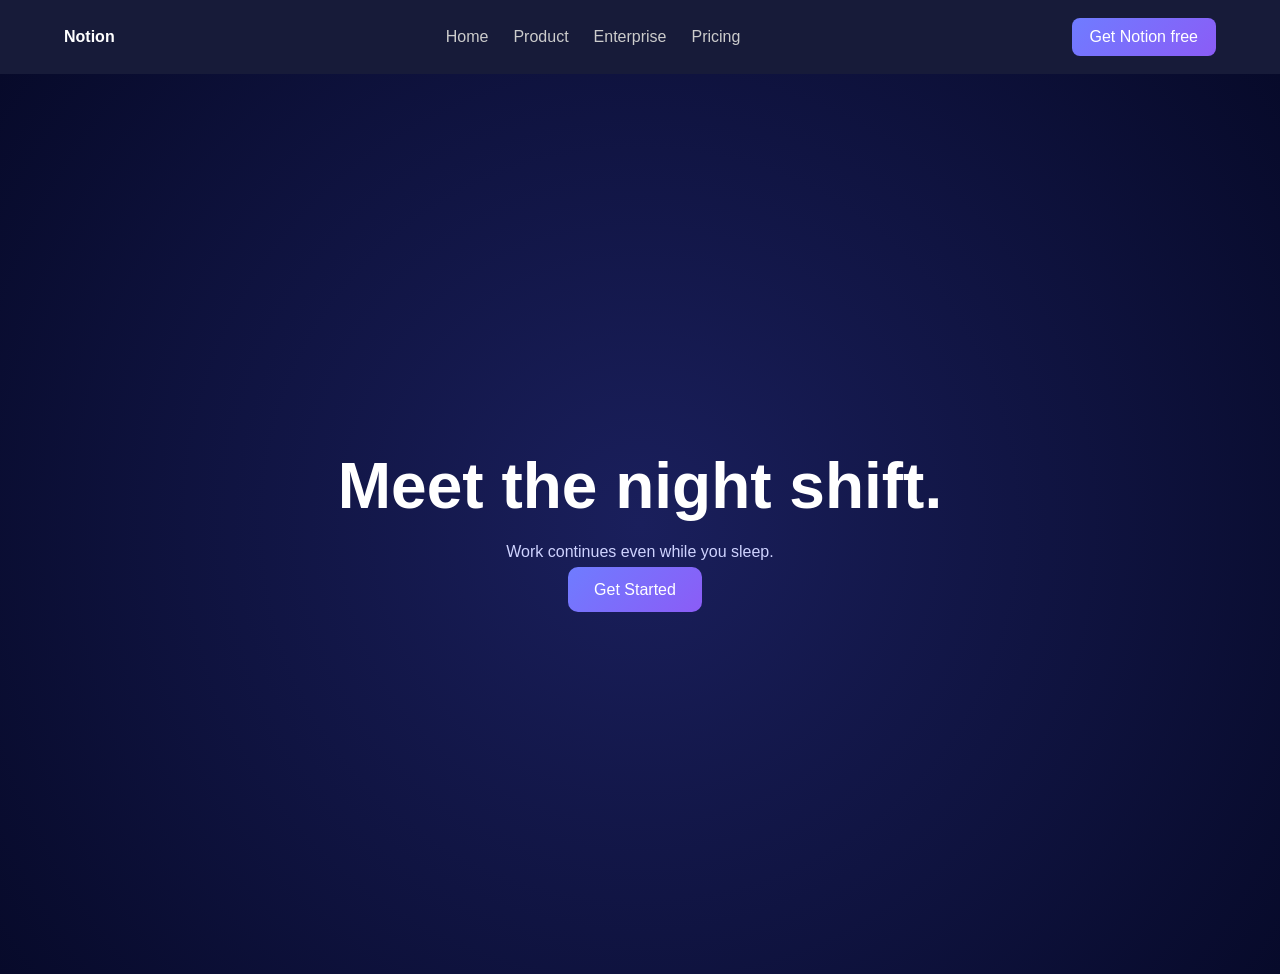
<file: index.html>
<!DOCTYPE html>
<html>
<head>
  <title>Home</title>
  <link rel="stylesheet" href="style.css">
</head>
<body>

<header class="navbar">
  <div class="container nav-wrapper">
    <div class="logo">Notion</div>

    <ul class="nav-links">
      <li><a href="index.html">Home</a></li>
      <li><a href="product.html">Product</a></li>
      <li><a href="enterprise.html">Enterprise</a></li>
      <li><a href="pricing.html">Pricing</a></li>
      
      
    </ul>

    <a class="btn-nav">Get Notion free</a>
  </div>
</header>

<section class="dark-hero">
  <div>
    <h1>Meet the night shift.</h1>
    <p>Work continues even while you sleep.</p>
    <a class="btn-primary">Get Started</a>
  </div>
</section>

</body>
</html>
</file>
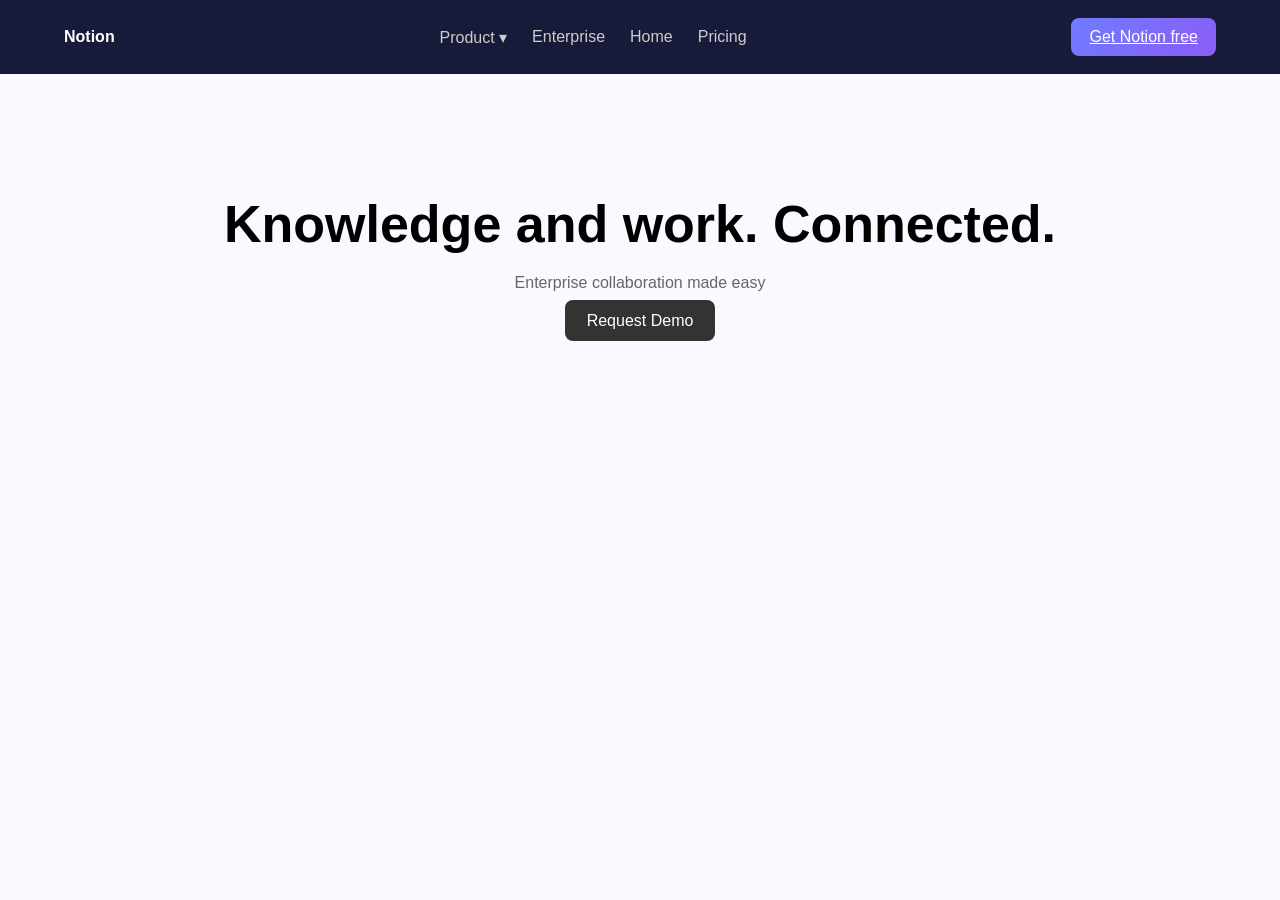
<file: enterprise.html>
<!DOCTYPE html>
<html>
<head>
<link rel="stylesheet" href="style.css">
</head>
<body>

<header class="navbar">
  <div class="container nav-wrapper">

    <div class="logo">Notion</div>

    <ul class="nav-links">

      <li class="dropdown">
        <a href="#">Product ▾</a>
        <div class="mega-menu">
          <div class="mega-col">
            <h4>AI</h4>
            <a href="product.html">Notion AI</a>
            <a href="#">Agents</a>
            <a href="#">Search</a>
          </div>
          <div class="mega-col">
            <h4>Workspace</h4>
            <a href="features.html">Docs</a>
            <a href="#">Projects</a>
          </div>
        </div>
      </li>

     
      <li><a href="enterprise.html">Enterprise</a></li>
      <li><a href="index.html">Home</a></li>
      <li><a href="pricing.html">Pricing</a></li>
      

    </ul>

    <a href="#" class="btn-nav">Get Notion free</a>

  </div>
</header>

<section class="enterprise">
  <h1>Knowledge and work. Connected.</h1>
  <p>Enterprise collaboration made easy</p>
  <a class="btn-dark">Request Demo</a>
</section>

</body>
</html>
</file>
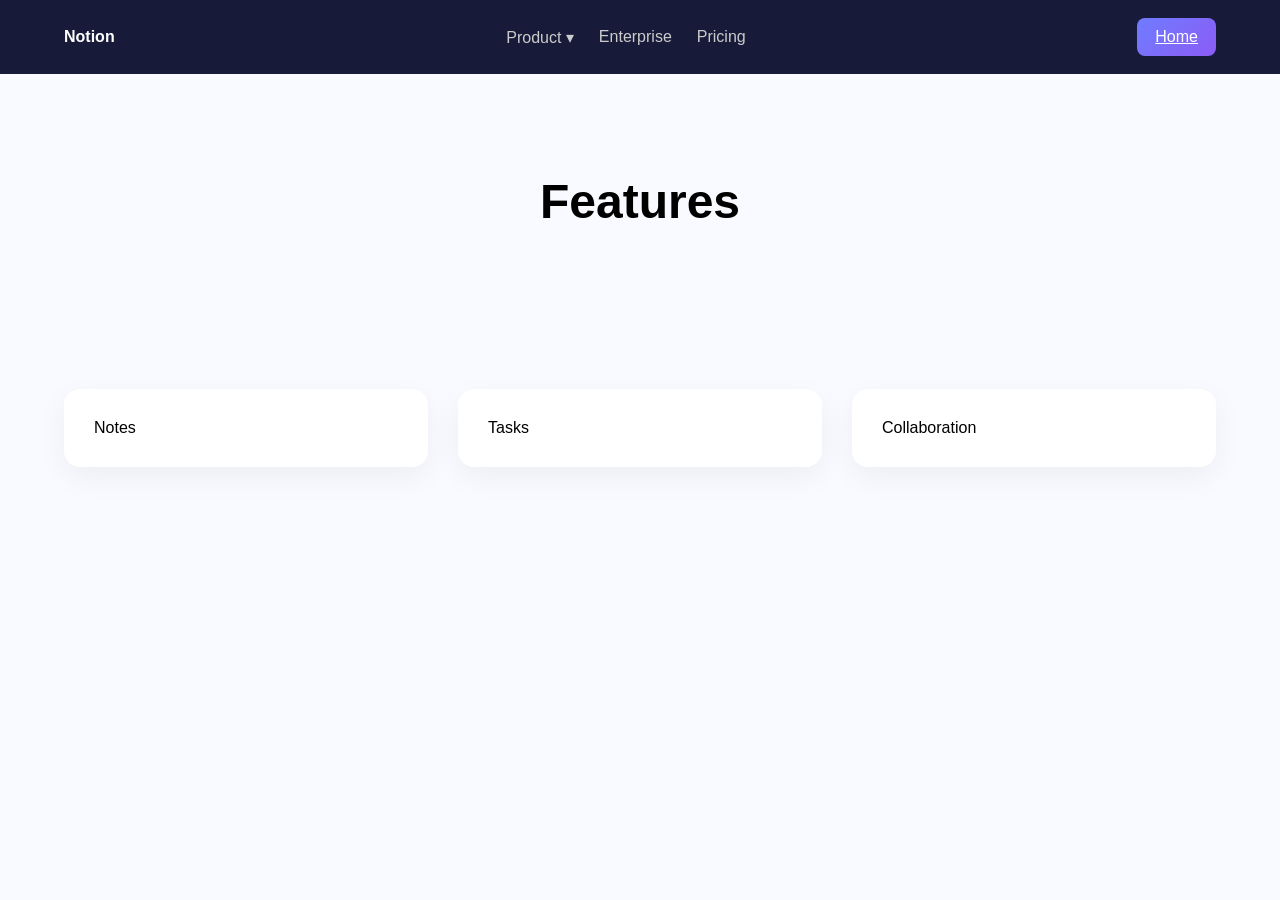
<file: features.html>
<!DOCTYPE html>
<html>
<head><link rel="stylesheet" href="style.css"></head>
<body>

<header class="navbar">
<div class="container nav-wrapper">

<div class="logo">Notion</div>

<ul class="nav-links">

<li class="dropdown">
<a href="#">Product ▾</a>
<div class="mega-menu">

<div class="mega-col">
<a href="product.html"><span class="icon-box">🤖</span> AI</a>
<a href="#"><span class="icon-box">⚡</span> Agents</a>
</div>

<div class="mega-col">
<a href="features.html"><span class="icon-box">📄</span> Docs</a>
<a href="#"><span class="icon-box">📊</span> Projects</a>
</div>

</div>
</li>

<li><a href="enterprise.html">Enterprise</a></li>
<li><a href="pricing.html">Pricing</a></li>

</ul>

<a href="index.html" class="btn-nav">Home</a>

</div>
</header>

<section class="page-hero">
<h1>Features</h1>
</section>

<section class="container grid">
<div class="card">Notes</div>
<div class="card">Tasks</div>
<div class="card">Collaboration</div>
</section>

</body>
</html>
</file>
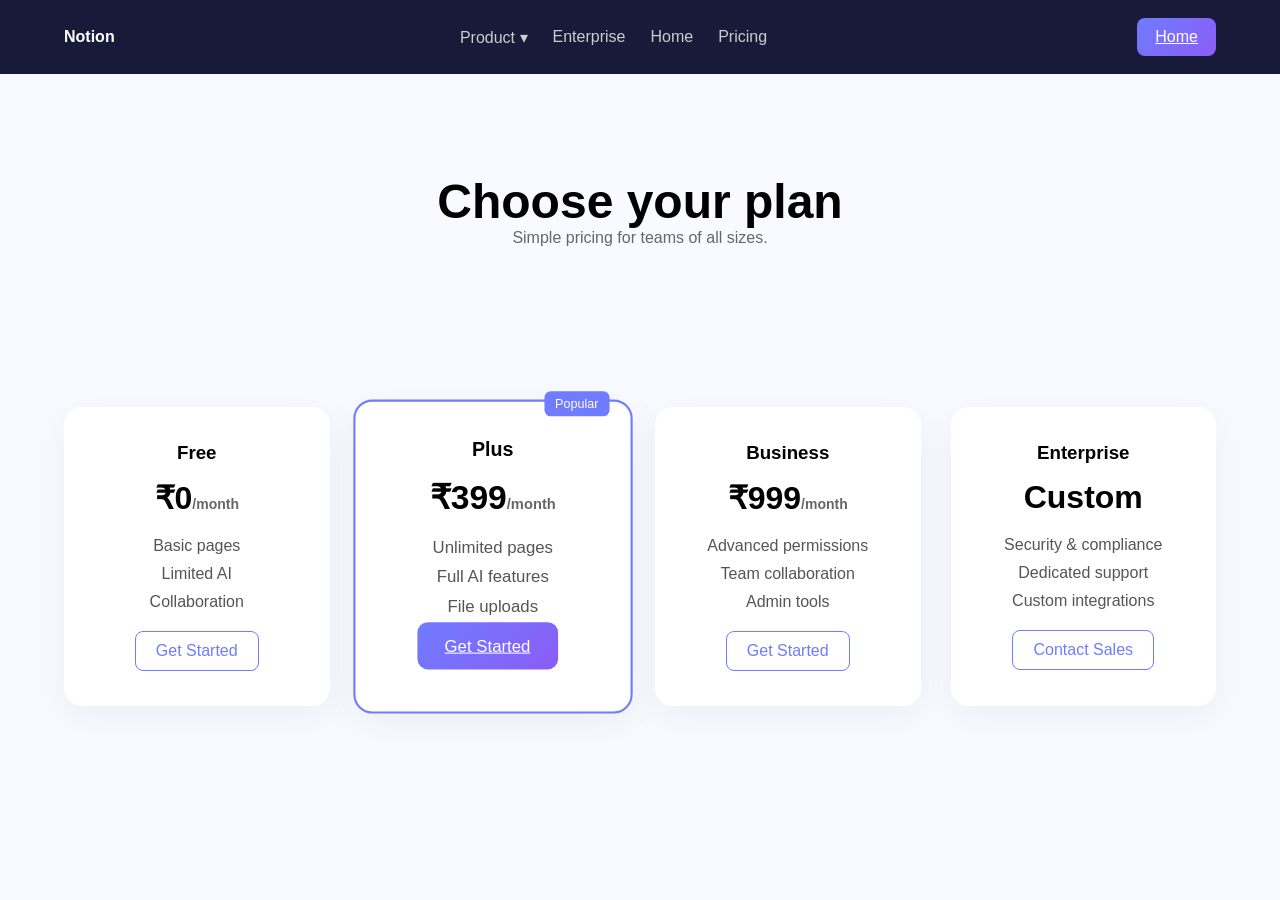
<file: pricing.html>
<!DOCTYPE html>
<html>
<head>
  <title>Pricing</title>
  <link rel="stylesheet" href="style.css">
</head>
<body>

<!-- NAVBAR -->
<header class="navbar">
  <div class="container nav-wrapper">

    <div class="logo">Notion</div>

    <ul class="nav-links">

      <li class="dropdown">
        <a href="#">Product ▾</a>

        <div class="mega-menu">
          <div class="mega-col">
            <h4>AI</h4>
            <a href="product.html"><span class="icon-box">🤖</span> Notion AI</a>
            <a href="#"><span class="icon-box">⚡</span> Agents</a>
            <a href="#"><span class="icon-box">📝</span> Notes</a>
          </div>

          <div class="mega-col">
            <h4>Workspace</h4>
            <a href="features.html"><span class="icon-box">📄</span> Docs</a>
            <a href="#"><span class="icon-box">📊</span> Projects</a>
          </div>
        </div>
      </li>

      <li><a href="enterprise.html">Enterprise</a></li>
      <li><a href="index.html">Home</a></li>
      <li><a href="pricing.html" class="active-link">Pricing</a></li>
      <ul class="nav-links">
    
      
      
    </ul>

    </ul>

    <a href="index.html" class="btn-nav">Home</a>

  </div>
</header>

<!-- HERO -->
<section class="page-hero">
  <h1>Choose your plan</h1>
  <p>Simple pricing for teams of all sizes.</p>
</section>

<!-- PRICING -->
<section class="container pricing-grid">

  <div class="pricing-card">
    <h3>Free</h3>
    <h2>₹0<span>/month</span></h2>
    <ul>
      <li>Basic pages</li>
      <li>Limited AI</li>
      <li>Collaboration</li>
    </ul>
    <a href="#" class="btn-outline">Get Started</a>
  </div>

  <div class="pricing-card highlight">
    <span class="badge">Popular</span>
    <h3>Plus</h3>
    <h2>₹399<span>/month</span></h2>
    <ul>
      <li>Unlimited pages</li>
      <li>Full AI features</li>
      <li>File uploads</li>
    </ul>
    <a href="#" class="btn-primary">Get Started</a>
  </div>

  <div class="pricing-card">
    <h3>Business</h3>
    <h2>₹999<span>/month</span></h2>
    <ul>
      <li>Advanced permissions</li>
      <li>Team collaboration</li>
      <li>Admin tools</li>
    </ul>
    <a href="#" class="btn-outline">Get Started</a>
  </div>

  <div class="pricing-card">
    <h3>Enterprise</h3>
    <h2>Custom</h2>
    <ul>
      <li>Security & compliance</li>
      <li>Dedicated support</li>
      <li>Custom integrations</li>
    </ul>
    <a href="#" class="btn-outline">Contact Sales</a>
  </div>

</section>

</body>
</html>
</file>
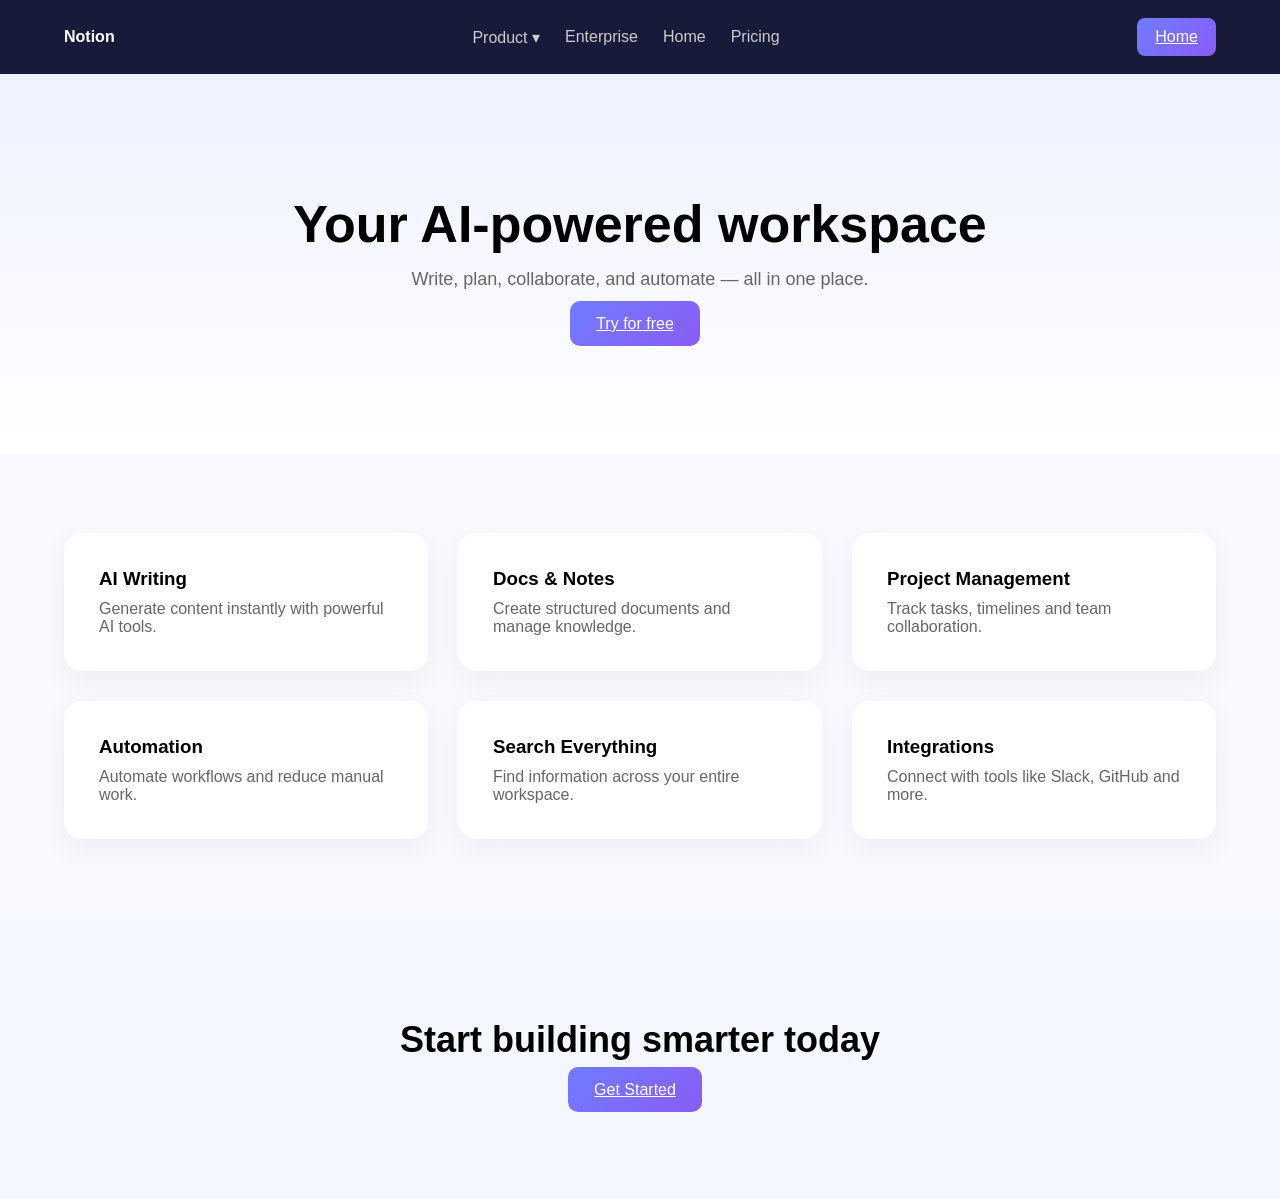
<file: product.html>
<!DOCTYPE html>
<html>
<head>
  <title>Product</title>
  <link rel="stylesheet" href="style.css">
</head>
<body>

<!-- NAVBAR -->
<header class="navbar">
  <div class="container nav-wrapper">

    <div class="logo">Notion</div>

    <ul class="nav-links">

      <li class="dropdown">
        <a href="#">Product ▾</a>

        <div class="mega-menu">
          <div class="mega-col">
            <h4>AI</h4>
            <a href="product.html"><span class="icon-box">🤖</span> Notion AI</a>
            <a href="#"><span class="icon-box">⚡</span> Agents</a>
          </div>

          <div class="mega-col">
            <h4>Workspace</h4>
            <a href="features.html"><span class="icon-box">📄</span> Docs</a>
            <a href="#"><span class="icon-box">📊</span> Projects</a>
          </div>
        </div>
      </li>

      <li><a href="enterprise.html">Enterprise</a></li>
      <li><a href="index.html">Home</a></li>
      <li><a href="pricing.html">Pricing</a></li>

    </ul>

    <a href="index.html" class="btn-nav">Home</a>

  </div>
</header>

<!-- HERO -->
<section class="product-hero">
  <div class="container">
    <h1>Your AI-powered workspace</h1>
    <p>Write, plan, collaborate, and automate — all in one place.</p>
    <a href="#" class="btn-primary">Try for free</a>
  </div>
</section>

<!-- FEATURES GRID -->
<section class="container product-grid">

  <div class="product-card">
    <h3>AI Writing</h3>
    <p>Generate content instantly with powerful AI tools.</p>
  </div>

  <div class="product-card">
    <h3>Docs & Notes</h3>
    <p>Create structured documents and manage knowledge.</p>
  </div>

  <div class="product-card">
    <h3>Project Management</h3>
    <p>Track tasks, timelines and team collaboration.</p>
  </div>

  <div class="product-card">
    <h3>Automation</h3>
    <p>Automate workflows and reduce manual work.</p>
  </div>

  <div class="product-card">
    <h3>Search Everything</h3>
    <p>Find information across your entire workspace.</p>
  </div>

  <div class="product-card">
    <h3>Integrations</h3>
    <p>Connect with tools like Slack, GitHub and more.</p>
  </div>

</section>

<!-- CTA -->
<section class="product-cta">
  <div class="container">
    <h2>Start building smarter today</h2>
    <a href="#" class="btn-primary">Get Started</a>
  </div>
</section>

</body>
</html>
</file>
<file: style.css>
/* RESET */
* {
  margin: 0;
  padding: 0;
  box-sizing: border-box;
}

/* ROOT COLORS */
:root {
  --primary: #6f7cff;
  --dark: #0b0f2f;
  --text-light: #cfd3ff;
  --text-muted: #666;
}

/* BASE */
body {
  font-family: 'Inter', sans-serif;
  background: #f9faff;
}

/* CONTAINER */
.container {
  width: 90%;
  max-width: 1200px;
  margin: auto;
}

/* NAVBAR */
.navbar {
  background: rgba(11,15,47,0.95);
  padding: 18px 0;
  position: sticky;
  top: 0;
  z-index: 1000;
}

.nav-wrapper {
  display: flex;
  justify-content: space-between;
  align-items: center;
}

.logo {
  color: #fff;
  font-weight: 700;
}

.nav-links {
  display: flex;
  gap: 25px;
  list-style: none;
}

.nav-links a {
  color: #ccc;
  text-decoration: none;
  transition: 0.3s;
}

.nav-links a:hover {
  color: #fff;
}

/* BUTTON */
.btn-nav {
  background: linear-gradient(135deg, #6f7cff, #8b5cf6);
  padding: 10px 18px;
  border-radius: 8px;
  color: #fff;
}

/* DROPDOWN */
.dropdown {
  position: relative;
}

.mega-menu {
  position: absolute;
  top: 45px;
  left: 0;
  background: #fff;
  padding: 25px;
  border-radius: 18px;
  display: flex;
  gap: 40px;
  box-shadow: 0 30px 80px rgba(0,0,0,0.15);
  opacity: 0;
  visibility: hidden;
  transform: translateY(10px);
  transition: 0.3s;
}

.dropdown:hover .mega-menu {
  opacity: 1;
  visibility: visible;
  transform: translateY(0);
}

.mega-col {
  display: flex;
  flex-direction: column;
  gap: 10px;
}

.mega-col h4 {
  font-size: 12px;
  color: #888;
}

.mega-col a {
  display: flex;
  align-items: center;
  gap: 10px;
  text-decoration: none;
  color: #333;
}

.icon-box {
  width: 28px;
  height: 28px;
  background: #f3f4ff;
  border-radius: 8px;
  display: flex;
  justify-content: center;
  align-items: center;
}

.mega-col a:hover {
  color: var(--primary);
}

.mega-col a:hover .icon-box {
  background: var(--primary);
  color: #fff;
}

/* HERO */
.dark-hero {
  height: 100vh;
  background: radial-gradient(circle at center, #1a1f5c, #070a2a);
  display: flex;
  align-items: center;
  justify-content: center;
  text-align: center;
  color: #fff;
}

.dark-hero h1 {
  font-size: 64px;
}

.dark-hero p {
  margin: 20px 0;
  color: var(--text-light);
}

.btn-primary {
  background: linear-gradient(135deg, #6f7cff, #8b5cf6);
  padding: 14px 26px;
  border-radius: 10px;
  color: #fff;
  margin-right: 10px;
}

.btn-secondary {
  background: rgba(255,255,255,0.1);
  padding: 14px 26px;
  border-radius: 10px;
  color: #fff;
}

/* PAGE HERO */
.page-hero {
  padding: 100px 0;
  text-align: center;
}

.page-hero h1 {
  font-size: 48px;
}

.page-hero p {
  color: var(--text-muted);
}

/* GRID */
.grid {
  display: grid;
  grid-template-columns: repeat(3,1fr);
  gap: 30px;
  padding: 60px 0;
}

.card {
  padding: 30px;
  background: #fff;
  border-radius: 16px;
  box-shadow: 0 10px 30px rgba(0,0,0,0.05);
  transition: 0.3s;
}

.card:hover {
  transform: translateY(-6px);
}

/* PRICING */
.pricing-grid {
  grid-template-columns: repeat(4,1fr);
}

/* ENTERPRISE */
.enterprise {
  padding: 120px 0;
  text-align: center;
}

.enterprise h1 {
  font-size: 52px;
}

.enterprise p {
  color: var(--text-muted);
  margin: 20px 0;
}

.btn-dark {
  background: #333;
  color: #fff;
  padding: 12px 22px;
  border-radius: 8px;
}

/* RESPONSIVE */
@media(max-width:768px){
  .grid,
  .pricing-grid{
    grid-template-columns:1fr;
  }

  .nav-links {
    display: none;
  }
}

/* PRICING GRID */
.pricing-grid {
  display: grid;
  grid-template-columns: repeat(4, 1fr);
  gap: 30px;
  padding: 60px 0;
}

/* CARD */
.pricing-card {
  background: #fff;
  padding: 35px;
  border-radius: 18px;
  text-align: center;
  box-shadow: 0 10px 40px rgba(0,0,0,0.05);
  position: relative;
  transition: 0.3s;
}

.pricing-card:hover {
  transform: translateY(-8px);
  box-shadow: 0 25px 70px rgba(111,124,255,0.2);
}

/* PRICE */
.pricing-card h2 {
  font-size: 32px;
  margin: 15px 0;
}

.pricing-card h2 span {
  font-size: 14px;
  color: #666;
}

/* LIST */
.pricing-card ul {
  list-style: none;
  margin: 20px 0;
}

.pricing-card li {
  margin: 10px 0;
  color: #555;
}

/* BUTTONS */
.btn-outline {
  border: 1px solid #6f7cff;
  color: #6f7cff;
  padding: 10px 20px;
  border-radius: 8px;
  text-decoration: none;
  display: inline-block;
}

.btn-outline:hover {
  background: #6f7cff;
  color: #fff;
}

/* HIGHLIGHT CARD */
.highlight {
  border: 2px solid #6f7cff;
  transform: scale(1.05);
}

/* BADGE */
.badge {
  position: absolute;
  top: -10px;
  right: 20px;
  background: #6f7cff;
  color: #fff;
  padding: 5px 10px;
  font-size: 12px;
  border-radius: 6px;
}

/* RESPONSIVE */
@media(max-width:768px){
  .pricing-grid {
    grid-template-columns: 1fr;
  }

  .highlight {
    transform: scale(1);
  }
}

/* PRODUCT HERO */
.product-hero {
  padding: 120px 0;
  text-align: center;
  background: linear-gradient(to bottom, #eef1ff, #ffffff);
}

.product-hero h1 {
  font-size: 52px;
  margin-bottom: 15px;
}

.product-hero p {
  color: #666;
  font-size: 18px;
  margin-bottom: 25px;
}

/* PRODUCT GRID */
.product-grid {
  display: grid;
  grid-template-columns: repeat(3, 1fr);
  gap: 30px;
  padding: 80px 0;
}

.product-card {
  background: #fff;
  padding: 35px;
  border-radius: 18px;
  box-shadow: 0 10px 30px rgba(0,0,0,0.05);
  transition: 0.3s;
}

.product-card:hover {
  transform: translateY(-8px);
  box-shadow: 0 25px 60px rgba(111,124,255,0.2);
}

.product-card h3 {
  margin-bottom: 10px;
}

.product-card p {
  color: #666;
}

/* CTA */
.product-cta {
  padding: 100px 0;
  text-align: center;
  background: #f5f7ff;
}

.product-cta h2 {
  font-size: 36px;
  margin-bottom: 20px;
}

/* RESPONSIVE */
@media (max-width: 768px) {
  .product-grid {
    grid-template-columns: 1fr;
  }

  .product-hero h1 {
    font-size: 36px;
  }
}
</file>
